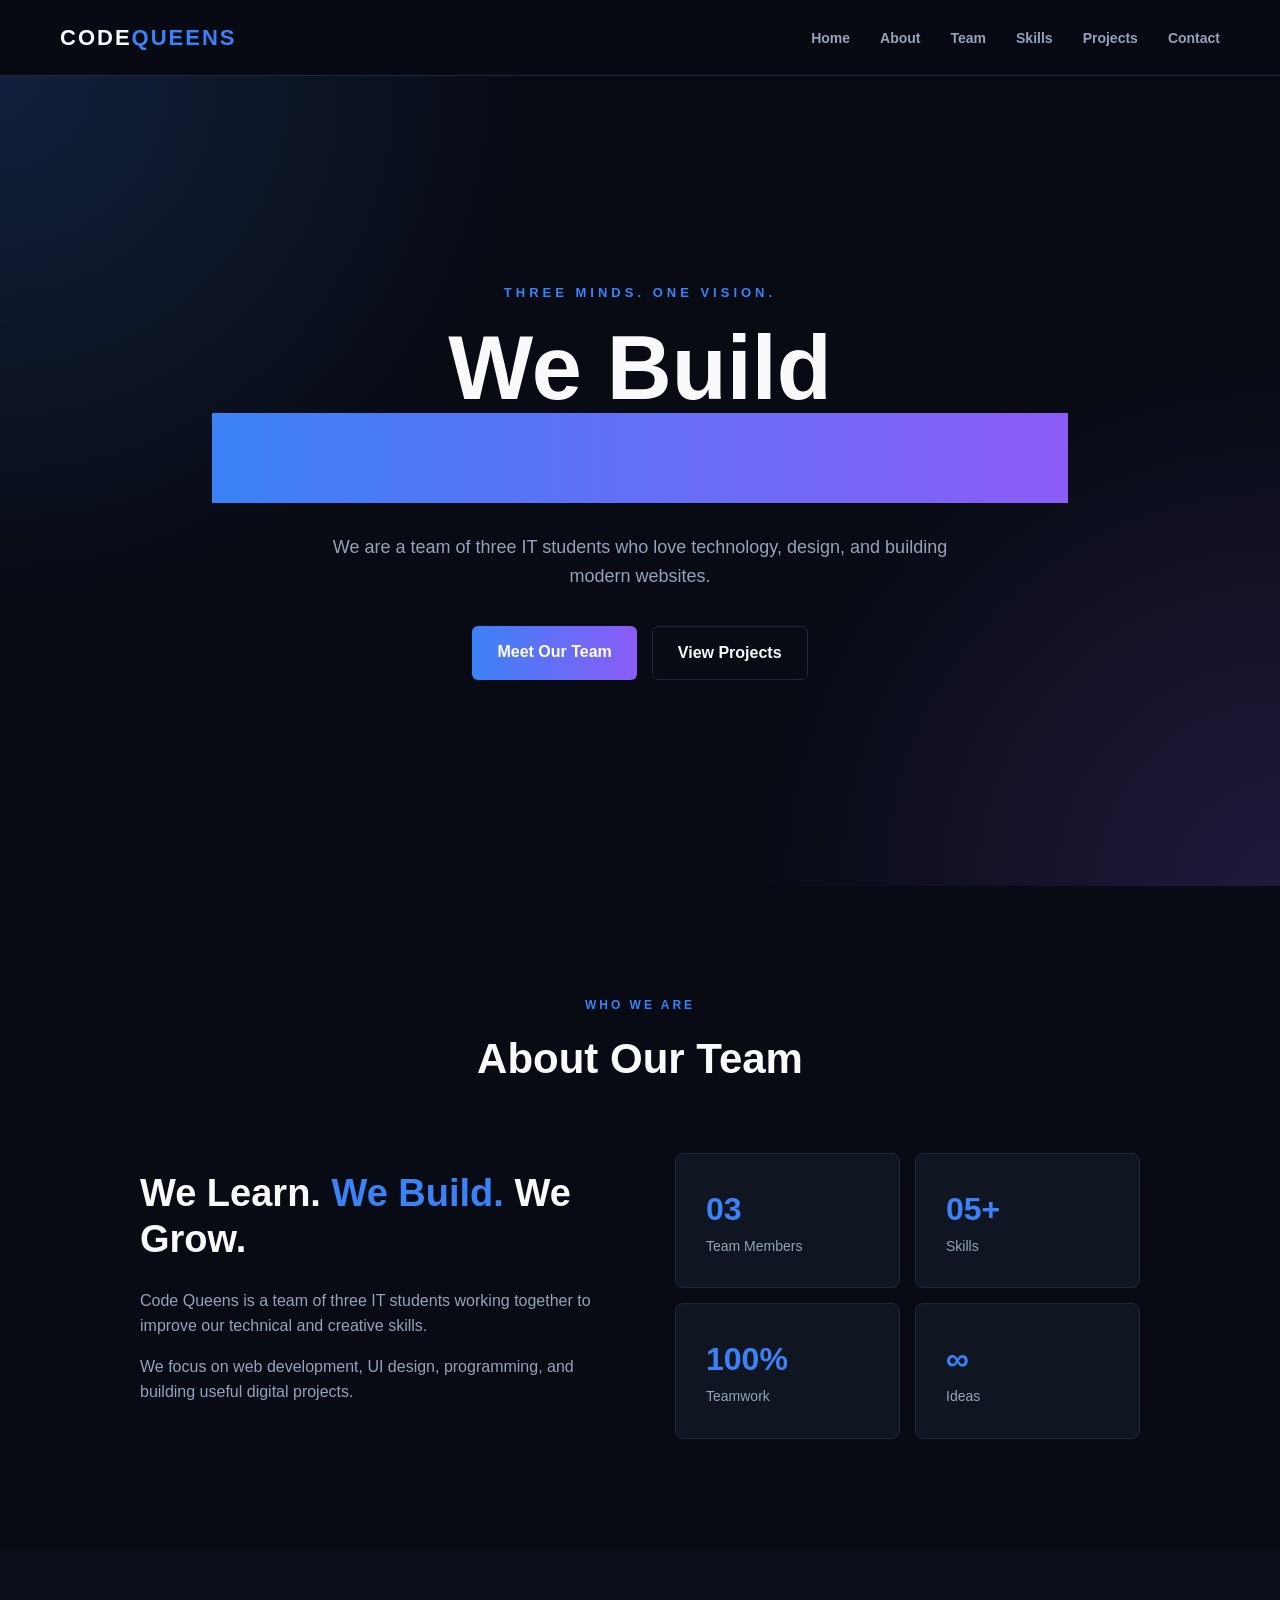
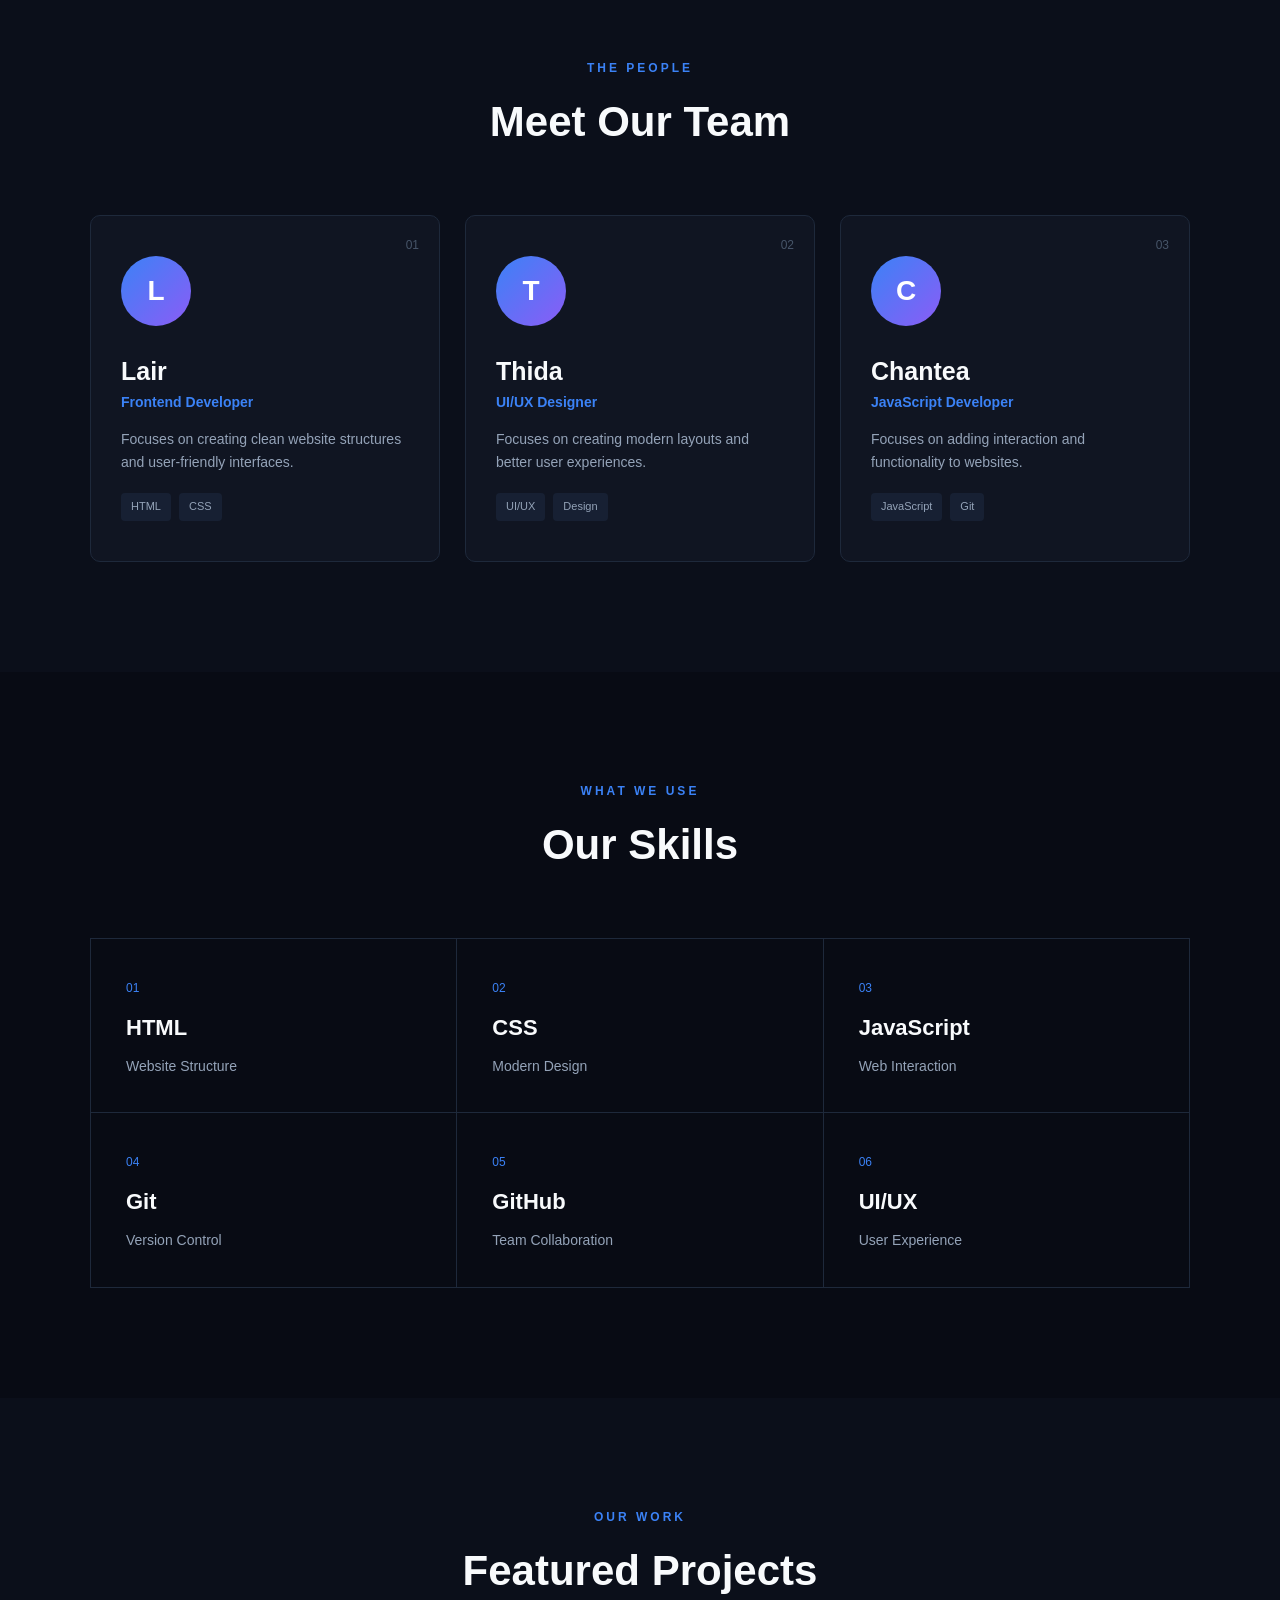
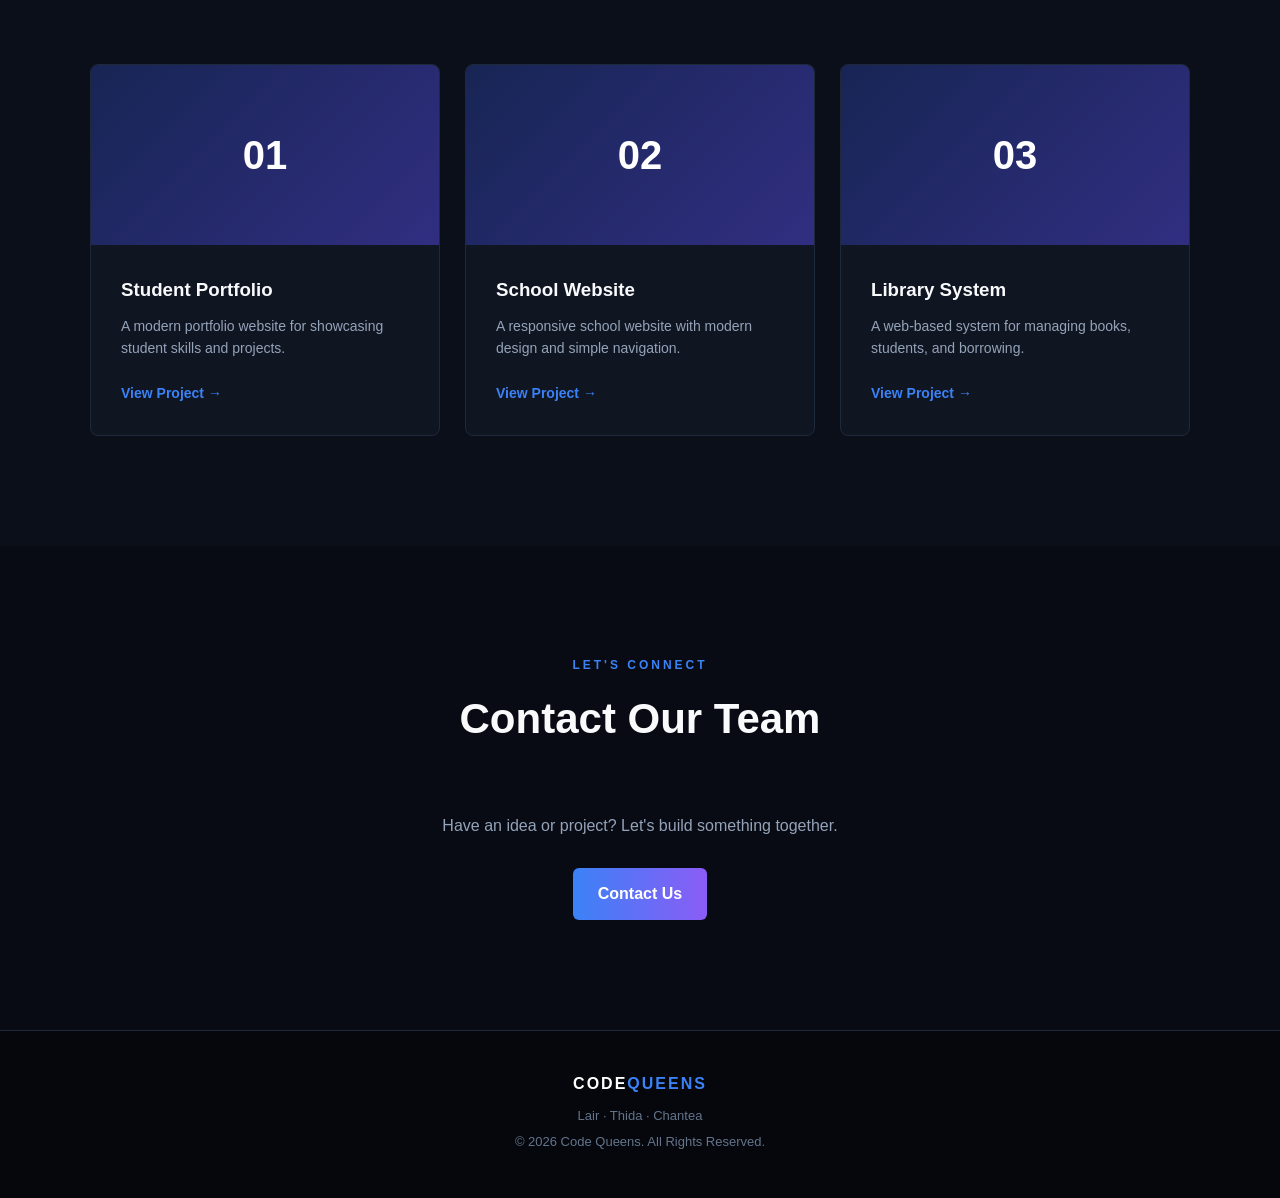
<file: index.html>
<!DOCTYPE html>
<html lang="en">

<head>
    <meta charset="UTF-8">
    <meta name="viewport" content="width=device-width, initial-scale=1.0">

    <title>Code Queens | Digital Team</title>

    <link rel="stylesheet" href="CSS/style.css">
</head>

<body>

    <!-- ================= NAVBAR ================= -->

    <header>
        <nav class="navbar">

            <a href="#home" class="logo">
                CODE<span>QUEENS</span>
            </a>

            <ul class="nav-links">

                <li>
                    <a href="#home">Home</a>
                </li>

                <li>
                    <a href="#about">About</a>
                </li>

                <li>
                    <a href="#team">Team</a>
                </li>

                <li>
                    <a href="#skills">Skills</a>
                </li>

                <li>
                    <a href="#projects">Projects</a>
                </li>

                <li>
                    <a href="#contact">Contact</a>
                </li>

            </ul>

        </nav>
    </header>


    <!-- ================= HERO ================= -->

    <section id="home" class="hero">

        <div class="hero-content">

            <p class="hero-label">
                THREE MINDS. ONE VISION.
            </p>

            <h1>
                We Build
                <span>Digital Experiences.</span>
            </h1>

            <p class="hero-description">
                We are a team of three IT students who love
                technology, design, and building modern websites.
            </p>

            <div class="hero-buttons">

                <a href="#team" class="btn">
                    Meet Our Team
                </a>

                <a href="#projects" class="btn btn-outline">
                    View Projects
                </a>

            </div>

        </div>

    </section>


    <!-- ================= ABOUT ================= -->

    <section id="about" class="section">

        <div class="section-header">

            <p>WHO WE ARE</p>

            <h2>About Our Team</h2>

        </div>


        <div class="about-container">

            <div class="about-text">

                <h3>
                    We Learn.
                    <span>We Build.</span>
                    We Grow.
                </h3>

                <p>
                    Code Queens is a team of three IT students
                    working together to improve our technical
                    and creative skills.
                </p>

                <p>
                    We focus on web development, UI design,
                    programming, and building useful digital
                    projects.
                </p>

            </div>


            <div class="about-stats">

                <div class="stat">
                    <h3>03</h3>
                    <p>Team Members</p>
                </div>

                <div class="stat">
                    <h3>05+</h3>
                    <p>Skills</p>
                </div>

                <div class="stat">
                    <h3>100%</h3>
                    <p>Teamwork</p>
                </div>

                <div class="stat">
                    <h3>∞</h3>
                    <p>Ideas</p>
                </div>

            </div>

        </div>

    </section>


    <!-- ================= TEAM ================= -->

    <section id="team" class="section dark-section">

        <div class="section-header">

            <p>THE PEOPLE</p>

            <h2>Meet Our Team</h2>

        </div>


        <div class="team-container">

            <!-- Lair -->

            <div class="team-card">

                <div class="member-number">
                    01
                </div>

                <div class="member-avatar">
                    L
                </div>

                <h3>Lair</h3>

                <p class="role">
                    Frontend Developer
                </p>

                <p>
                    Focuses on creating clean website
                    structures and user-friendly interfaces.
                </p>

                <div class="member-skills">

                    <span>HTML</span>
                    <span>CSS</span>

                </div>

            </div>


            <!-- Thida -->

            <div class="team-card">

                <div class="member-number">
                    02
                </div>

                <div class="member-avatar">
                    T
                </div>

                <h3>Thida</h3>

                <p class="role">
                    UI/UX Designer
                </p>

                <p>
                    Focuses on creating modern layouts
                    and better user experiences.
                </p>

                <div class="member-skills">

                    <span>UI/UX</span>
                    <span>Design</span>

                </div>

            </div>


            <!-- Chantea -->

            <div class="team-card">

                <div class="member-number">
                    03
                </div>

                <div class="member-avatar">
                    C
                </div>

                <h3>Chantea</h3>

                <p class="role">
                    JavaScript Developer
                </p>

                <p>
                    Focuses on adding interaction and
                    functionality to websites.
                </p>

                <div class="member-skills">

                    <span>JavaScript</span>
                    <span>Git</span>

                </div>

            </div>

        </div>

    </section>


    <!-- ================= SKILLS ================= -->

    <section id="skills" class="section">

        <div class="section-header">

            <p>WHAT WE USE</p>

            <h2>Our Skills</h2>

        </div>


        <div class="skills-container">

            <div class="skill">
                <span>01</span>
                <h3>HTML</h3>
                <p>Website Structure</p>
            </div>

            <div class="skill">
                <span>02</span>
                <h3>CSS</h3>
                <p>Modern Design</p>
            </div>

            <div class="skill">
                <span>03</span>
                <h3>JavaScript</h3>
                <p>Web Interaction</p>
            </div>

            <div class="skill">
                <span>04</span>
                <h3>Git</h3>
                <p>Version Control</p>
            </div>

            <div class="skill">
                <span>05</span>
                <h3>GitHub</h3>
                <p>Team Collaboration</p>
            </div>

            <div class="skill">
                <span>06</span>
                <h3>UI/UX</h3>
                <p>User Experience</p>
            </div>

        </div>

    </section>


    <!-- ================= PROJECTS ================= -->

    <section id="projects" class="section dark-section">

        <div class="section-header">

            <p>OUR WORK</p>

            <h2>Featured Projects</h2>

        </div>


        <div class="projects-container">

            <div class="project-card">

                <div class="project-top">
                    01
                </div>

                <div class="project-content">

                    <h3>Student Portfolio</h3>

                    <p>
                        A modern portfolio website for
                        showcasing student skills and projects.
                    </p>

                    <a href="#">
                        View Project →
                    </a>

                </div>

            </div>


            <div class="project-card">

                <div class="project-top">
                    02
                </div>

                <div class="project-content">

                    <h3>School Website</h3>

                    <p>
                        A responsive school website with
                        modern design and simple navigation.
                    </p>

                    <a href="#">
                        View Project →
                    </a>

                </div>

            </div>


            <div class="project-card">

                <div class="project-top">
                    03
                </div>

                <div class="project-content">

                    <h3>Library System</h3>

                    <p>
                        A web-based system for managing
                        books, students, and borrowing.
                    </p>

                    <a href="#">
                        View Project →
                    </a>

                </div>

            </div>

        </div>

    </section>


    <!-- ================= CONTACT ================= -->

    <section id="contact" class="section contact-section">

        <div class="section-header">

            <p>LET'S CONNECT</p>

            <h2>Contact Our Team</h2>

        </div>


        <div class="contact-content">

            <p>
                Have an idea or project?
                Let's build something together.
            </p>

            <a href="mailto:codequeens@gmail.com" class="btn">
                Contact Us
            </a>

        </div>

    </section>


    <!-- ================= FOOTER ================= -->

    <footer>

        <div class="footer-logo">
            CODE<span>QUEENS</span>
        </div>

        <p>
            Lair · Thida · Chantea
        </p>

        <p>
            © 2026 Code Queens. All Rights Reserved.
        </p>

    </footer>


</body>

</html>
</file>
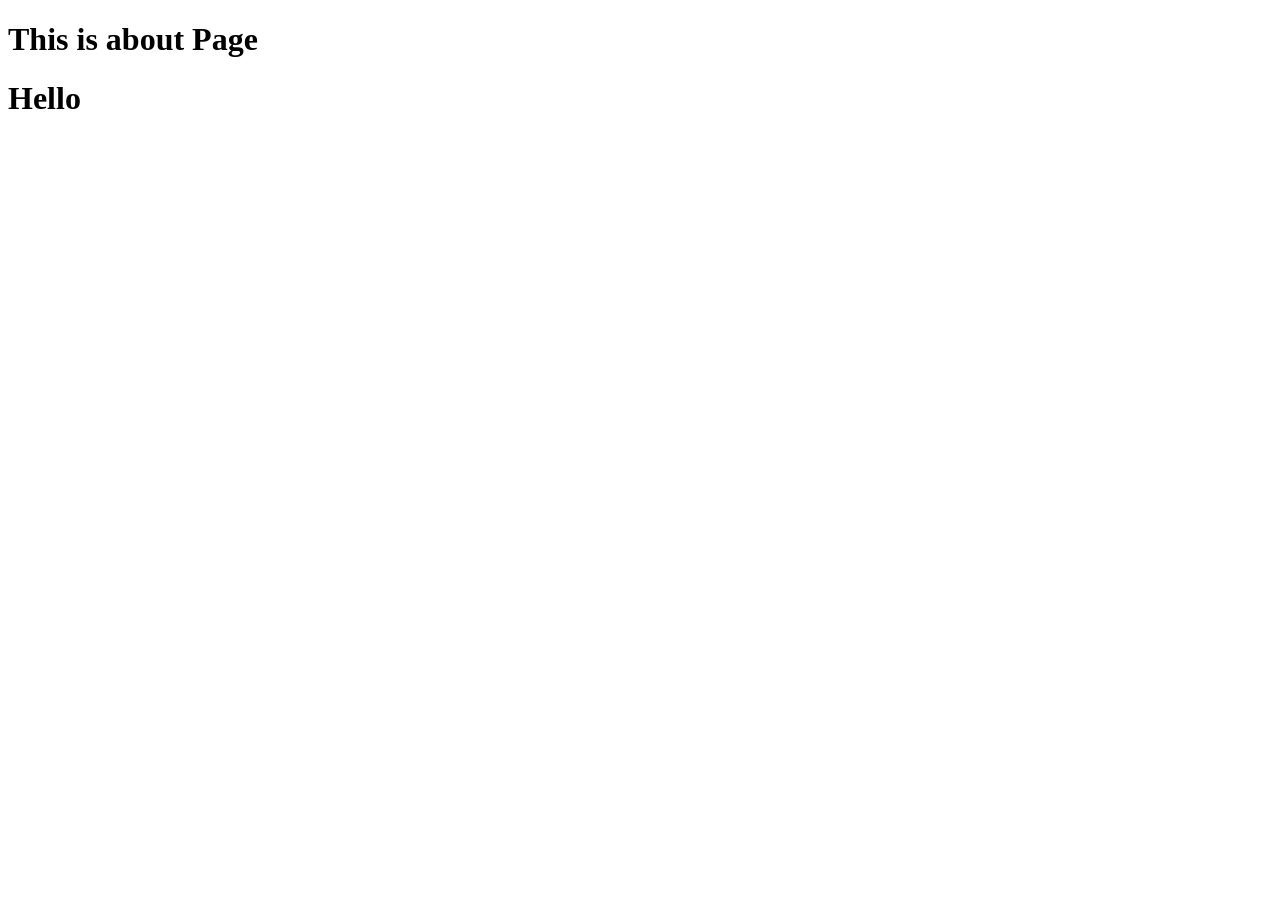
<file: about.html>
<!DOCTYPE html>
<html lang="en">
<head>
     <meta charset="UTF-8">
     <meta name="viewport" content="width=device-width, initial-scale=1.0">
     <title>Document</title>
</head>
<body>
     <h1>This is about Page</h1>
      <h1>Hello</h1>
</body>
</html>
</file>
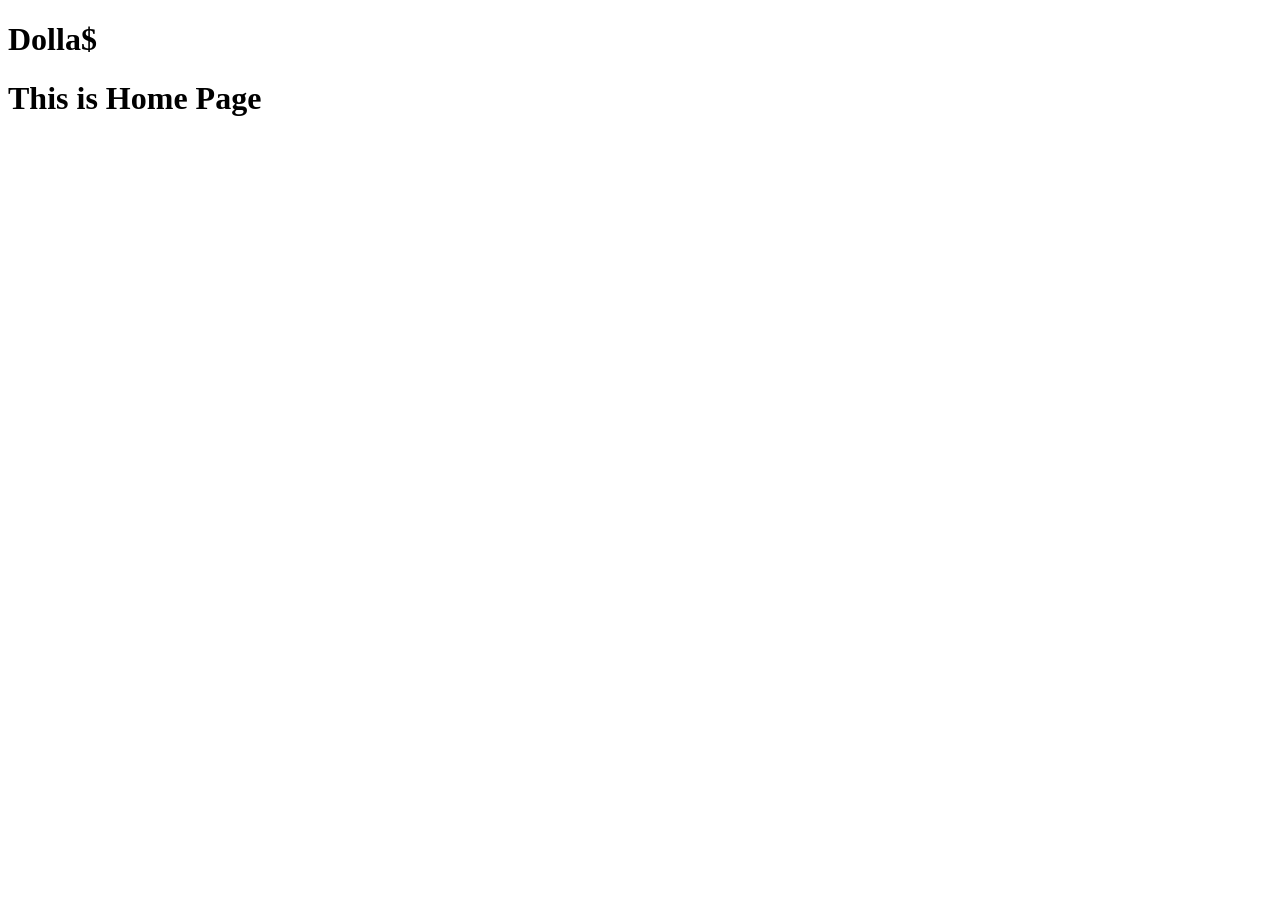
<file: home.html>
<!DOCTYPE html>
<html lang="en">
<head>
    <meta charset="UTF-8">
    <meta name="viewport" content="width=device-width, initial-scale=1.0">
    <title>Document</title>
</head>
<body>
    <h1>Dolla$</h1>
     <meta charset="UTF-8">
     <meta name="viewport" content="width=device-width, initial-scale=1.0">
     <title>Document</title>
</head>
<body>
     <h1>This is Home Page</h1>
</body>
</html>
</file>
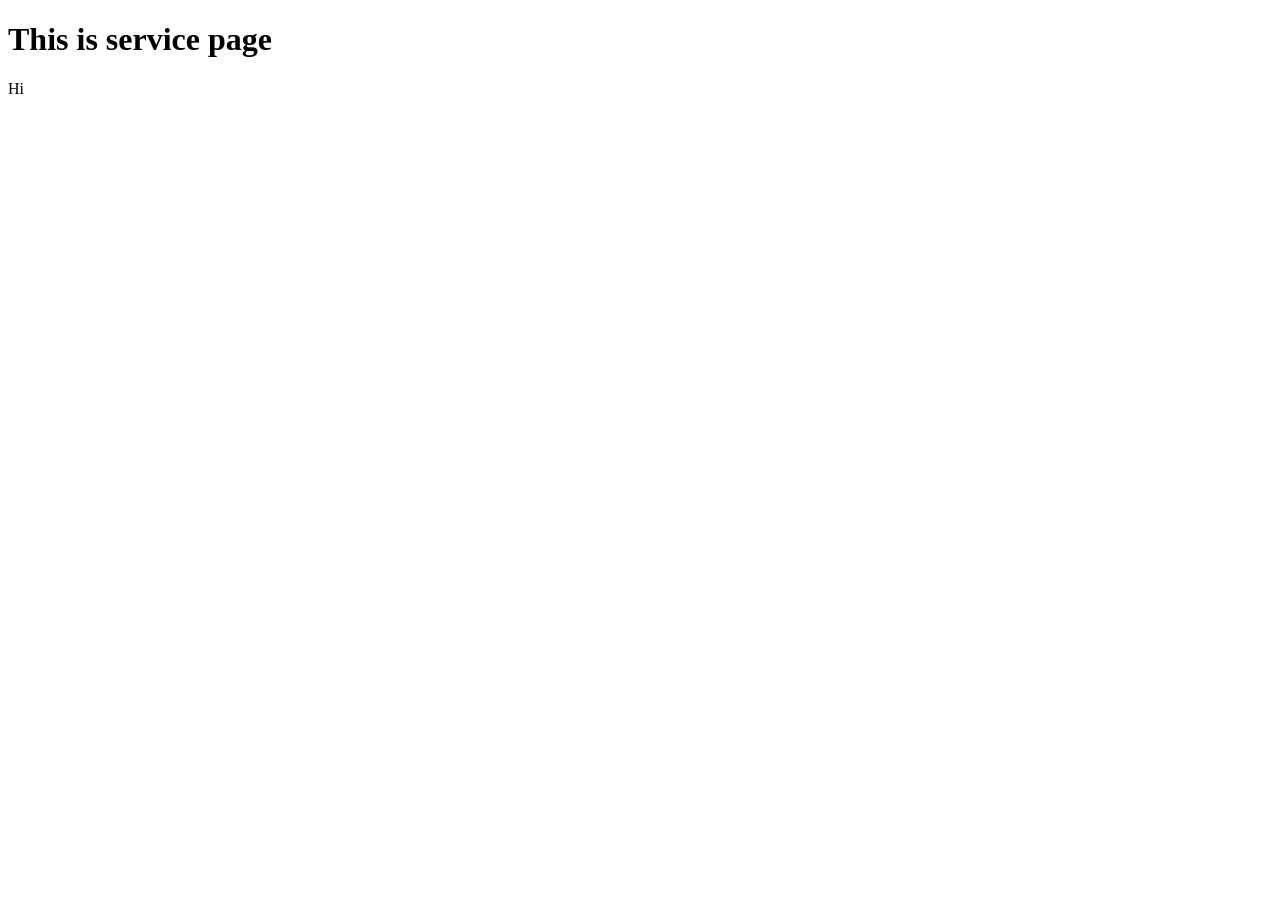
<file: service.html>
<!DOCTYPE html>
<html lang="en">
<head>
    <meta charset="UTF-8">
    <meta name="viewport" content="width=device-width, initial-scale=1.0">
    <title>Document</title>
</head>
<body>
    <h1>This is service page</h1>
    <p>Hi</p>
</body>
</html>
</file>
<file: CSS/style.css>
/* =========================
   RESET
========================= */

* {
    margin: 0;
    padding: 0;
    box-sizing: border-box;
}

html {
    scroll-behavior: smooth;
}

body {
    font-family: Arial, sans-serif;
    background-color: #080b14;
    color: #e2e8f0;
    line-height: 1.6;
}


/* =========================
   COLORS
========================= */

:root {
    --blue: #3b82f6;
    --purple: #8b5cf6;

    --dark: #080b14;
    --dark-card: #101522;

    --white: #f8fafc;
    --gray: #94a3b8;

    --border: #1e293b;
}


/* =========================
   NAVBAR
========================= */

header {
    position: sticky;
    top: 0;

    z-index: 1000;

    background-color: rgba(8, 11, 20, 0.95);

    border-bottom: 1px solid var(--border);
}

.navbar {
    max-width: 1200px;

    margin: auto;

    padding: 20px;

    display: flex;

    justify-content: space-between;

    align-items: center;
}


.logo {
    color: var(--white);

    text-decoration: none;

    font-size: 22px;

    font-weight: 800;

    letter-spacing: 2px;
}


.logo span {
    color: var(--blue);
}


.nav-links {
    display: flex;

    list-style: none;

    gap: 30px;
}


.nav-links a {
    color: var(--gray);

    text-decoration: none;

    font-size: 14px;

    font-weight: 600;

    transition: 0.3s;
}


.nav-links a:hover {
    color: var(--blue);
}


/* =========================
   HERO
========================= */

.hero {
    min-height: 90vh;

    display: flex;

    align-items: center;

    justify-content: center;

    text-align: center;

    padding: 80px 20px;

    background:
        radial-gradient(
            circle at top left,
            rgba(59, 130, 246, 0.18),
            transparent 35%
        ),
        radial-gradient(
            circle at bottom right,
            rgba(139, 92, 246, 0.18),
            transparent 35%
        );
}


.hero-content {
    max-width: 900px;
}


.hero-label {
    color: var(--blue);

    font-size: 13px;

    font-weight: 700;

    letter-spacing: 4px;

    margin-bottom: 20px;
}


.hero h1 {
    font-size: clamp(45px, 8vw, 90px);

    line-height: 1;

    color: var(--white);

    margin-bottom: 30px;
}


.hero h1 span {
    display: block;

    background: linear-gradient(
        90deg,
        var(--blue),
        var(--purple)
    );



    color: transparent;
}


.hero-description {
    max-width: 650px;

    margin: auto;

    color: var(--gray);

    font-size: 18px;

    margin-bottom: 35px;
}


/* =========================
   BUTTON
========================= */

.hero-buttons {
    display: flex;

    justify-content: center;

    gap: 15px;
}


.btn {
    display: inline-block;

    padding: 13px 25px;

    color: white;

    background: linear-gradient(
        90deg,
        var(--blue),
        var(--purple)
    );

    text-decoration: none;

    border-radius: 6px;

    font-weight: 700;

    transition: 0.3s;
}


.btn:hover {
    transform: translateY(-3px);

    box-shadow:
        0 10px 30px
        rgba(59, 130, 246, 0.25);
}


.btn-outline {
    background: transparent;

    border: 1px solid var(--border);

    color: var(--white);
}


.btn-outline:hover {
    border-color: var(--blue);
}


/* =========================
   SECTION
========================= */

.section {
    max-width: 1200px;

    margin: auto;

    padding: 110px 20px;
}


.dark-section {
    max-width: none;

    background-color: #0b0f1a;
}


.section-header {
    text-align: center;

    margin-bottom: 60px;
}


.section-header p {
    color: var(--blue);

    font-size: 12px;

    font-weight: 700;

    letter-spacing: 3px;

    margin-bottom: 10px;
}


.section-header h2 {
    font-size: 42px;

    color: var(--white);
}


/* =========================
   ABOUT
========================= */

.about-container {
    max-width: 1000px;

    margin: auto;

    display: grid;

    grid-template-columns: 1fr 1fr;

    gap: 70px;

    align-items: center;
}


.about-text h3 {
    font-size: 38px;

    line-height: 1.2;

    color: var(--white);

    margin-bottom: 25px;
}


.about-text h3 span {
    color: var(--blue);
}


.about-text p {
    color: var(--gray);

    margin-bottom: 15px;
}


.about-stats {
    display: grid;

    grid-template-columns: 1fr 1fr;

    gap: 15px;
}


.stat {
    padding: 30px;

    background-color: var(--dark-card);

    border: 1px solid var(--border);

    border-radius: 8px;
}


.stat h3 {
    font-size: 32px;

    color: var(--blue);
}


.stat p {
    color: var(--gray);

    font-size: 14px;
}


/* =========================
   TEAM
========================= */

.team-container {
    max-width: 1100px;

    margin: auto;

    display: grid;

    grid-template-columns: repeat(3, 1fr);

    gap: 25px;
}


.team-card {
    position: relative;

    padding: 40px 30px;

    background-color: var(--dark-card);

    border: 1px solid var(--border);

    border-radius: 10px;

    transition: 0.3s;
}


.team-card:hover {
    transform: translateY(-8px);

    border-color: var(--blue);
}


.member-number {
    position: absolute;

    top: 20px;

    right: 20px;

    color: #475569;

    font-size: 12px;
}


.member-avatar {
    width: 70px;

    height: 70px;

    display: flex;

    align-items: center;

    justify-content: center;

    margin-bottom: 25px;

    border-radius: 50%;

    background: linear-gradient(
        135deg,
        var(--blue),
        var(--purple)
    );

    color: white;

    font-size: 28px;

    font-weight: bold;
}


.team-card h3 {
    color: var(--white);

    font-size: 25px;
}


.role {
    color: var(--blue);

    font-size: 14px;

    font-weight: bold;

    margin-bottom: 15px;
}


.team-card > p:not(.role) {
    color: var(--gray);

    font-size: 14px;

    margin-bottom: 20px;
}


.member-skills {
    display: flex;

    gap: 8px;
}


.member-skills span {
    padding: 5px 10px;

    background-color: #172033;

    color: var(--gray);

    font-size: 11px;

    border-radius: 4px;
}


/* =========================
   SKILLS
========================= */

.skills-container {
    max-width: 1100px;

    margin: auto;

    display: grid;

    grid-template-columns: repeat(3, 1fr);

    border-top: 1px solid var(--border);

    border-left: 1px solid var(--border);
}


.skill {
    padding: 35px;

    border-right: 1px solid var(--border);

    border-bottom: 1px solid var(--border);
}


.skill span {
    color: var(--blue);

    font-size: 12px;
}


.skill h3 {
    color: var(--white);

    font-size: 22px;

    margin: 10px 0;
}


.skill p {
    color: var(--gray);

    font-size: 14px;
}


/* =========================
   PROJECTS
========================= */

.projects-container {
    max-width: 1100px;

    margin: auto;

    display: grid;

    grid-template-columns: repeat(3, 1fr);

    gap: 25px;
}


.project-card {
    background-color: var(--dark-card);

    border: 1px solid var(--border);

    border-radius: 8px;

    overflow: hidden;

    transition: 0.3s;
}


.project-card:hover {
    transform: translateY(-8px);

    border-color: var(--blue);
}


.project-top {
    height: 180px;

    display: flex;

    align-items: center;

    justify-content: center;

    background: linear-gradient(
        135deg,
        #172554,
        #312e81
    );

    color: white;

    font-size: 40px;

    font-weight: 800;
}


.project-content {
    padding: 30px;
}


.project-content h3 {
    color: var(--white);

    margin-bottom: 10px;
}


.project-content p {
    color: var(--gray);

    font-size: 14px;

    margin-bottom: 20px;
}


.project-content a {
    color: var(--blue);

    text-decoration: none;

    font-weight: bold;

    font-size: 14px;
}


/* =========================
   CONTACT
========================= */

.contact-section {
    text-align: center;
}


.contact-content {
    max-width: 600px;

    margin: auto;
}


.contact-content p {
    color: var(--gray);

    margin-bottom: 30px;
}


/* =========================
   FOOTER
========================= */

footer {
    padding: 40px 20px;

    text-align: center;

    background-color: #05070d;

    border-top: 1px solid var(--border);
}


.footer-logo {
    color: white;

    font-weight: 800;

    letter-spacing: 2px;

    margin-bottom: 10px;
}


.footer-logo span {
    color: var(--blue);
}


footer p {
    color: #64748b;

    font-size: 13px;

    margin: 5px;
}


/* =========================
   RESPONSIVE
========================= */

@media (max-width: 800px) {

    .navbar {
        flex-direction: column;

        gap: 20px;
    }


    .nav-links {
        gap: 15px;

        flex-wrap: wrap;

        justify-content: center;
    }


    .hero {
        min-height: 80vh;
    }


    .hero-buttons {
        flex-direction: column;

        align-items: center;
    }


    .about-container {
        grid-template-columns: 1fr;
    }


    .team-container {
        grid-template-columns: 1fr;
    }


    .skills-container {
        grid-template-columns: 1fr;
    }


    .projects-container {
        grid-template-columns: 1fr;
    }

}
</file>
